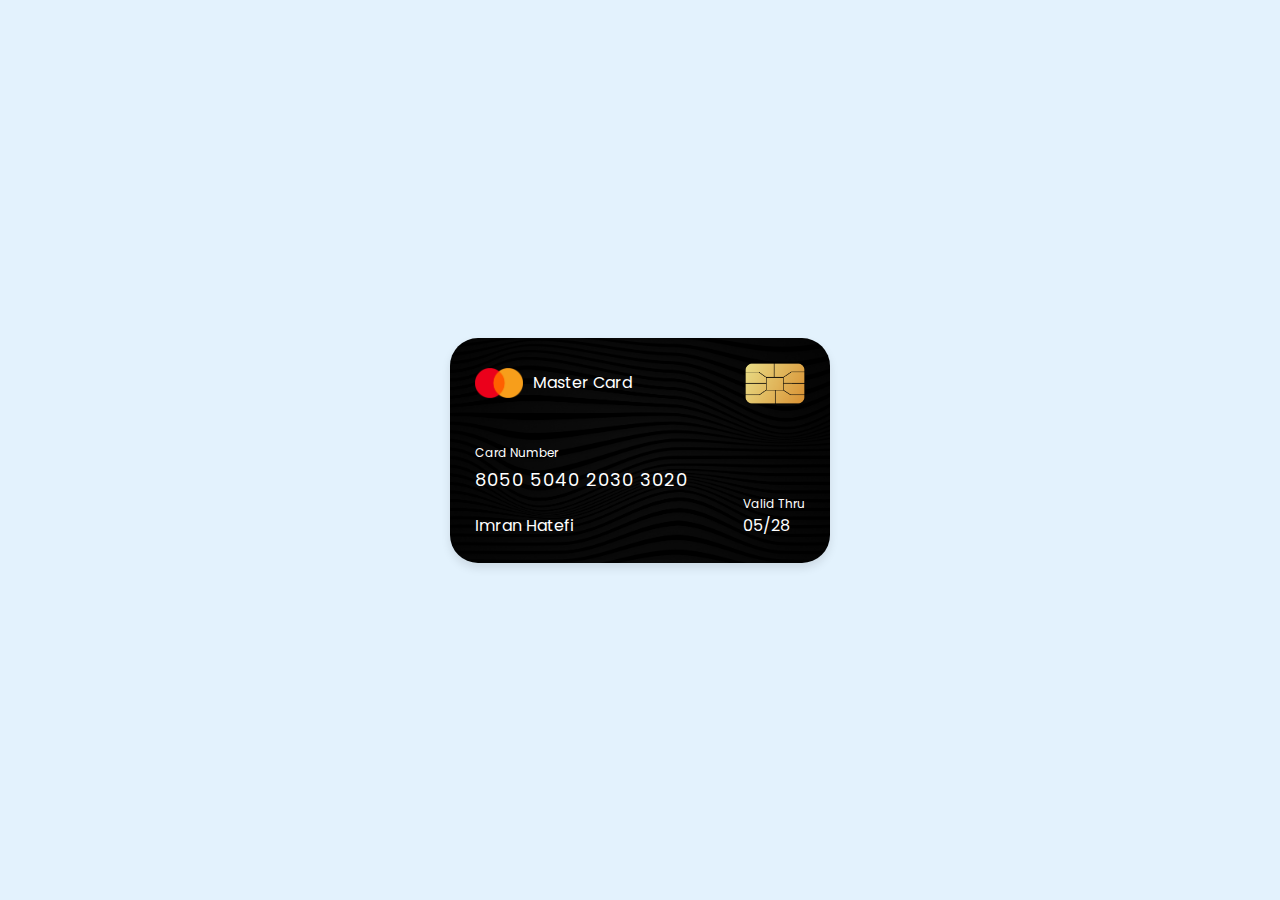
<file: Credit Card Ui Desing/index.html>
<!DOCTYPE html>
<html lang="en">
<head>
    <meta charset="UTF-8">
    <meta http-equiv="X-UA-Compatible" content="IE=edge">
    <meta name="viewport" content="width=device-width, initial-scale=1.0">
    <link rel="stylesheet" href="./style.css">
    <title>Credit Card Ui Desing</title>
</head>
<body>
    <div class="container">
        <header>
            <span class="logo">
                <img src="images/logo.png" alt="">
                <h5>Master Card</h5>
            </span>
            <img src="./images/chip.png" alt="" class="chip">
        </header>


        <div class="card-details">
            <div class="name-number">
                <h6>Card Number</h6>
                <h5 class="number">8050 5040 2030 3020</h5>
                <h5 class="name">Imran Hatefi</h5>
            </div>
            <div class="valid-date">
                <h6>Valid Thru</h6>
                <h5>05/28</h5>
            </div>
        </div>
    </div>
</body>
</html>
</file>
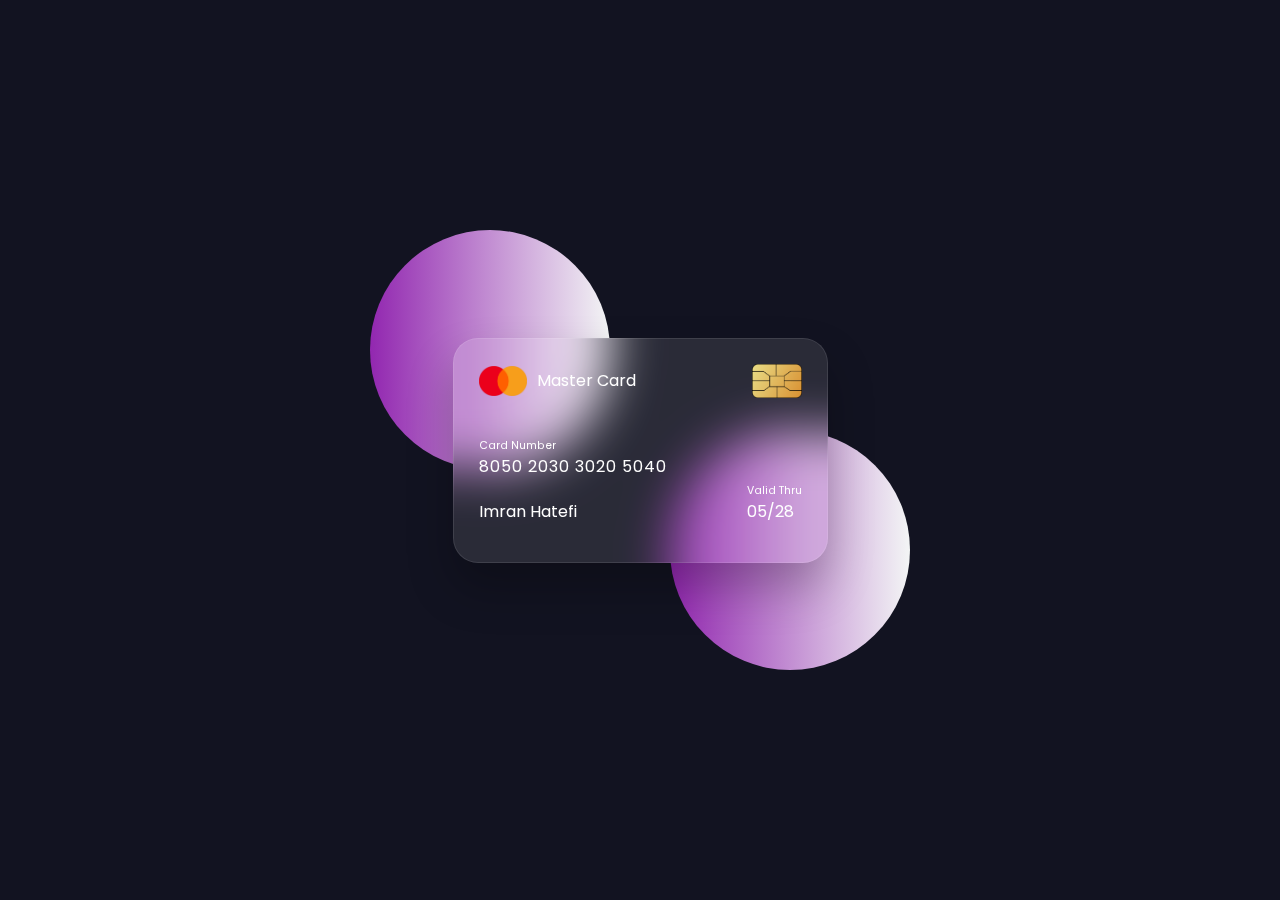
<file: Flipping Card UI Desing/index.html>
<!DOCTYPE html>
<html lang="en">
  <head>
    <meta charset="UTF-8" />
    <meta http-equiv="X-UA-Compatible" content="IE=edge" />
    <meta name="viewport" content="width=device-width, initial-scale=1.0" />
    <link rel="stylesheet" href="./style.css" />
    <title>Flippin Card Ui Desing</title>
  </head>
  <body>
    <section>
      <div class="container">
        <div class="card front-face">
          <header>
            <span class="logo">
              <img src="./images/logo.png" alt="" />
              <h5>Master Card</h5>
            </span>
            <img src="./images/chip.png" alt="" class="chip" />
          </header>

          <div class="card-details">
            <div class="name-number">
              <h6>Card Number</h6>
              <h5 class="number">8050 2030 3020 5040</h5>
              <h5 class="name">Imran Hatefi</h5>
            </div>

            <div class="valid-date">
              <h6>Valid Thru</h6>
              <h5>05/28</h5>
            </div>
          </div>
        </div>
        <div class="card back-face">
          <h6>
            For customer service call +9774343 3434 or email at
            mastercard@gmail.com
          </h6>
          <span class="magnetic-strip"></span>
          <div class="signature"><i>005</i></div>
          <h5>
            Lorem ipsum dolor sit amet consectetur adipisicing elit.
            Consequuntur, dolorem mollitia tempora eaque hic quaerat. Officiis
            libero laborum tempora! Iste quae laborum, nostrum sit eius iure
            illum id ipsum corporis!
          </h5>
        </div>
      </div>
    </section>
  </body>
</html>
</file>
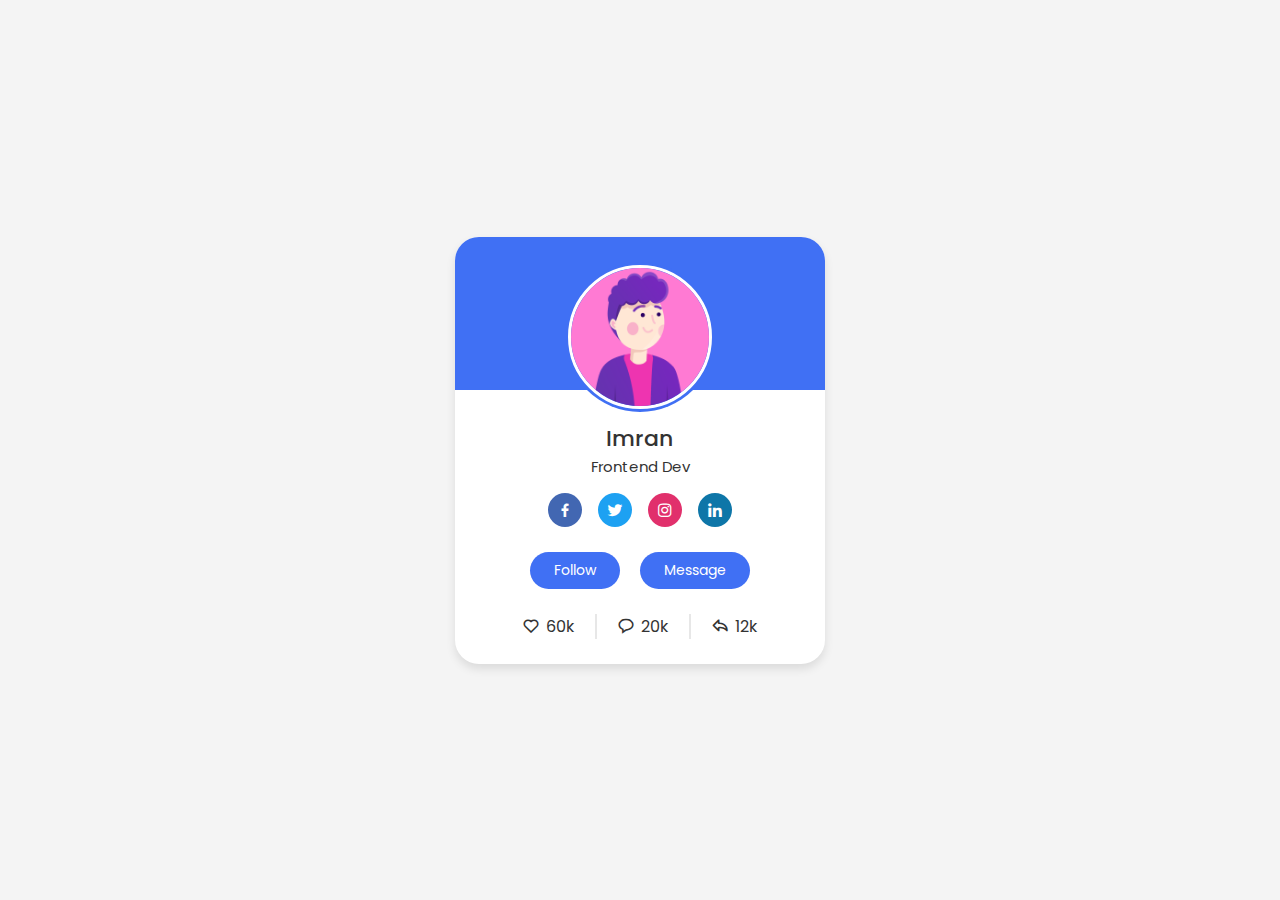
<file: Profile Card UI Desing/index.html>
<!DOCTYPE html>
<html lang="en">
  <head>
    <meta charset="UTF-8" />
    <meta http-equiv="X-UA-Compatible" content="IE=edge" />
    <meta name="viewport" content="width=device-width, initial-scale=1.0" />
    <link rel="stylesheet" href="./style.css" />
    <link
      href="https://unpkg.com/boxicons@2.1.4/css/boxicons.min.css"
      rel="stylesheet"
    />
    <title>Profile Card Ui Desing</title>
  </head>
  <body>
    <div class="profile-card">
      <div class="image">
        <img src="Profile.png" alt="" class="profile-img" />
      </div>

      
      <div class="text-data">
        <span class="name">Imran</span>
        <span class="job">Frontend Dev</span>
      </div>

      <div class="media-buttons">
        <a href="#" style="background: #4267b2" class="link">
          <i class="bx bxl-facebook"></i>
        </a>
        <a href="#" style="background: #1da1f2" class="link">
          <i class="bx bxl-twitter"></i>
        </a>
        <a href="#" style="background: #e1306c" class="link">
          <i class="bx bxl-instagram"></i>
        </a>
        <a href="#" style="background: #0e76a8" class="link">
          <i class="bx bxl-linkedin"></i>
        </a>
      </div>

      <div class="buttons">
        <button class="button">Follow</button>
        <button class="button">Message</button>
      </div>

      <div class="analytics">
        <div class="data">
            <i class='bx bx-heart'></i>
            <span class="number">60k</span>
        </div>
        <div class="data">
            <i class='bx bx-message-rounded'></i>
            <span class="number">20k</span>
        </div>
        <div class="data">
            <i class='bx bx-share'></i>
            <span class="number">12k</span>
        </div>
      </div>
    </div>
  </body>
</html>
</file>
<file: Credit Card Ui Desing/style.css>
@import url("https://fonts.googleapis.com/css2?family=Poppins:ital,wght@0,100;0,200;0,300;0,400;0,500;0,600;0,700;0,800;0,900;1,100;1,200;1,300;1,400;1,500;1,600;1,700;1,800;1,900&display=swap");

* {
  margin: 0;
  padding: 0;
  box-sizing: border-box;
  font-family: "Poppins", sans-serif;
}

body {
  min-height: 100vh;
  display: flex;
  justify-content: center;
  align-items: center;
  background: #e3f2fd;
}

.container {
  position: relative;
  background-color: #fff;
  background-image: url("images/bg.png");
  background-size: cover;

  padding: 25px;
  border-radius: 28px;
  max-width: 380px;
  width: 100%;
  box-shadow: 0 5px 10px rgba(0, 0, 0, 0.1);
}

header,
.logo {
  display: flex;
  align-items: center;
  justify-content: space-between;
}
.logo img {
  width: 48px;
  margin-right: 10px;
}

header .chip {
  width: 60px;
}

h5 {
  font-size: 16px;
  font-weight: 400;
  color: #fff;
}

h6 {
  color: #fff;
  font-size: 12px;
  font-weight: 400;
}

h5.number {
  font-size: 18px;
  letter-spacing: 1px;
  margin-top: 4px;
}
h5.name {
  margin-top: 20px;
}

.container .card-details {
  margin-top: 40px;
  display: flex;
  justify-content: space-between;
  align-items: flex-end;
}
</file>
<file: Flipping Card UI Desing/style.css>
@import url("https://fonts.googleapis.com/css2?family=Poppins:ital,wght@0,100;0,200;0,300;0,400;0,500;0,600;0,700;0,800;0,900;1,100;1,200;1,300;1,400;1,500;1,600;1,700;1,800;1,900&display=swap");

* {
  margin: 0;
  padding: 0;
  box-sizing: border-box;
  font-family: "Poppins", sans-serif;
}

section {
  position: relative;
  min-height: 100vh;
  width: 100%;
  background: #121321;
  display: flex;
  align-items: center;
  justify-content: center;
  color: #fff;
  perspective: 1000px;
}
section::before {
  content: "";
  position: absolute;
  height: 240px;
  width: 240px;
  border-radius: 50%;
  transform: translate(-150px, -100px);
  background: linear-gradient(90deg, #9227b0, #f3f5f5);
}
section::after {
  content: "";
  position: absolute;
  height: 240px;
  width: 240px;
  border-radius: 50%;
  transform: translate(150px, 100px);
  background: linear-gradient(90deg, #9227b0, #f3f5f5);
}

.container {
  position: relative;
  height: 225px;
  width: 375px;
  z-index: 100;
  transition: 0.6s;
  transform-style: preserve-3d;
}

.container:hover {
  transform: rotateY(180deg);
}
.container .card {
  position: absolute;
  height: 100%;
  width: 100%;
  padding: 25px;
  border-radius: 25px;
  backdrop-filter: blur(25px);
  background: rgba(255, 255, 255, 0.1);
  box-shadow: 0 25px 45px rgba(0, 0, 0, 0.25);
  border: 1px solid rgba(255, 255, 255, 0.1);
  backface-visibility: hidden;
}
.front-face header,
.front-face .logo {
  display: flex;
  align-items: center;
}

.front-face header {
  justify-content: space-between;
}
.front-face .logo img {
  width: 48px;
  margin-right: 10px;
}

h5 {
  font-size: 16px;
  font-weight: 400;
}

.front-face .chip {
  width: 50px;
}

.front-face .card-details {
  display: flex;
  margin-top: 40px;
  align-items: flex-end;
  justify-content: space-between;
}
h6 {
  font-style: 16px;
  font-weight: 400;
}
h5.number {
  font-style: 18px;
  letter-spacing: 1px;
}
h5.name {
  margin-top: 20px;
}

.card.back-face {
  border: none;
  padding: 15px 25px 25px 25px;
  transform: rotateY(180deg);
}

.card.back-face h6 {
  font-size: 8px;
}

.card.back-face .magnetic-strip {
  position: absolute;
  top: 40px;
  left: 0;
  height: 45px;
  width: 100%;
  background: #000;
}

.card.back-face .signature {
  margin-top: 80px;
  display: flex;
  justify-content: flex-end;
  align-items: center;
  height: 40px;
  width: 85%;
  border-radius: 6px;
  background: repeating-linear-gradient(
    #fff,
    #fff 3px,
    #efefef 0px,
    #efefef 9px
  );
}

.signature i {
  color: #000;
  font-size: 12px;
  margin-right: -30px;
  background-color: #fff;
  padding: 4px 6px;
  border-radius: 4px;
  z-index: -1;
}

.card.back-face h5 {
  font-size: 8px;
  margin-top: 15px;
}
</file>
<file: Profile Card UI Desing/style.css>
@import url("https://fonts.googleapis.com/css2?family=Poppins:ital,wght@0,100;0,200;0,300;0,400;0,500;0,600;0,700;0,800;0,900;1,100;1,200;1,300;1,400;1,500;1,600;1,700;1,800;1,900&display=swap");

* {
  margin: 0;
  padding: 0;
  box-sizing: border-box;
  font-family: "Poppins", sans-serif;
}

body {
  height: 100vh;
  display: flex;
  align-items: center;
  justify-content: center;
  background-color: #f4f4f4;
}
.profile-card {
  max-width: 370px;
  width: 100%;
  background: #fff;
  border-radius: 24px;
  padding: 25px;
  display: flex;
  flex-direction: column;
  align-items: center;
  box-shadow: 0 5px 10px rgba(0, 0, 0, 0.1);
  position: relative;
}

.profile-card::before {
  content: "";
  position: absolute;
  height: 36%;
  width: 100%;
  background-color: #4070f4;
  top: 0;
  left: 0;
  border-radius: 24px 24px 0 0;
}

.image {
  position: relative;
  height: 150px;
  width: 150px;
  border-radius: 50%;
  background-color: #4070f4;
  padding: 3px;
  margin-bottom: 10px;
}

.image .profile-img {
  height: 100%;
  width: 100%;
  object-fit: cover;
  border-radius: 50%;
  border: 3px solid #fff;
}

.profile-card .text-data {
  display: flex;
  flex-direction: column;
  align-items: center;
  color: #333;
}
.text-data .name {
  font-size: 22px;
  font-weight: 500;
}
.text-data .job {
  font-size: 15px;
  font-weight: 400;
}

.profile-card .media-buttons {
  display: flex;
  align-items: center;
  margin-top: 15px;
}

.media-buttons .link {
  display: flex;
  align-items: center;
  justify-content: center;
  color: #fff;
  font-size: 18px;
  height: 34px;
  width: 34px;
  border-radius: 50%;
  text-decoration: none;
  margin: 0 8px;
  background-color: #4070f4;
}

.profile-card .buttons {
  display: flex;
  align-items: center;
  margin-top: 25px;
}
.buttons .button {
  background-color: #4070f4;
  padding: 8px 24px;
  margin: 0 10px;
  border-radius: 24px;
  border: none;
  color: #fff;
  font-size: 14px;
  font-weight: 400;
  cursor: pointer;
  transition: all 0.3 ease;
}

.buttons .button:hover {
  background-color: #0e4bf1;
}

.profile-card .analytics {
  display: flex;
  align-items: center;
  margin-top: 25px;
}
.analytics .data {
  display: flex;
  align-items: center;
  color: #333;
  padding: 0 20px;
  border-right: 2px solid #e7e7e7;
}

.data i {
  font-size: 18px;
  margin-right: 6px;
}
.data:last-child {
  border-right: none;
}
</file>
